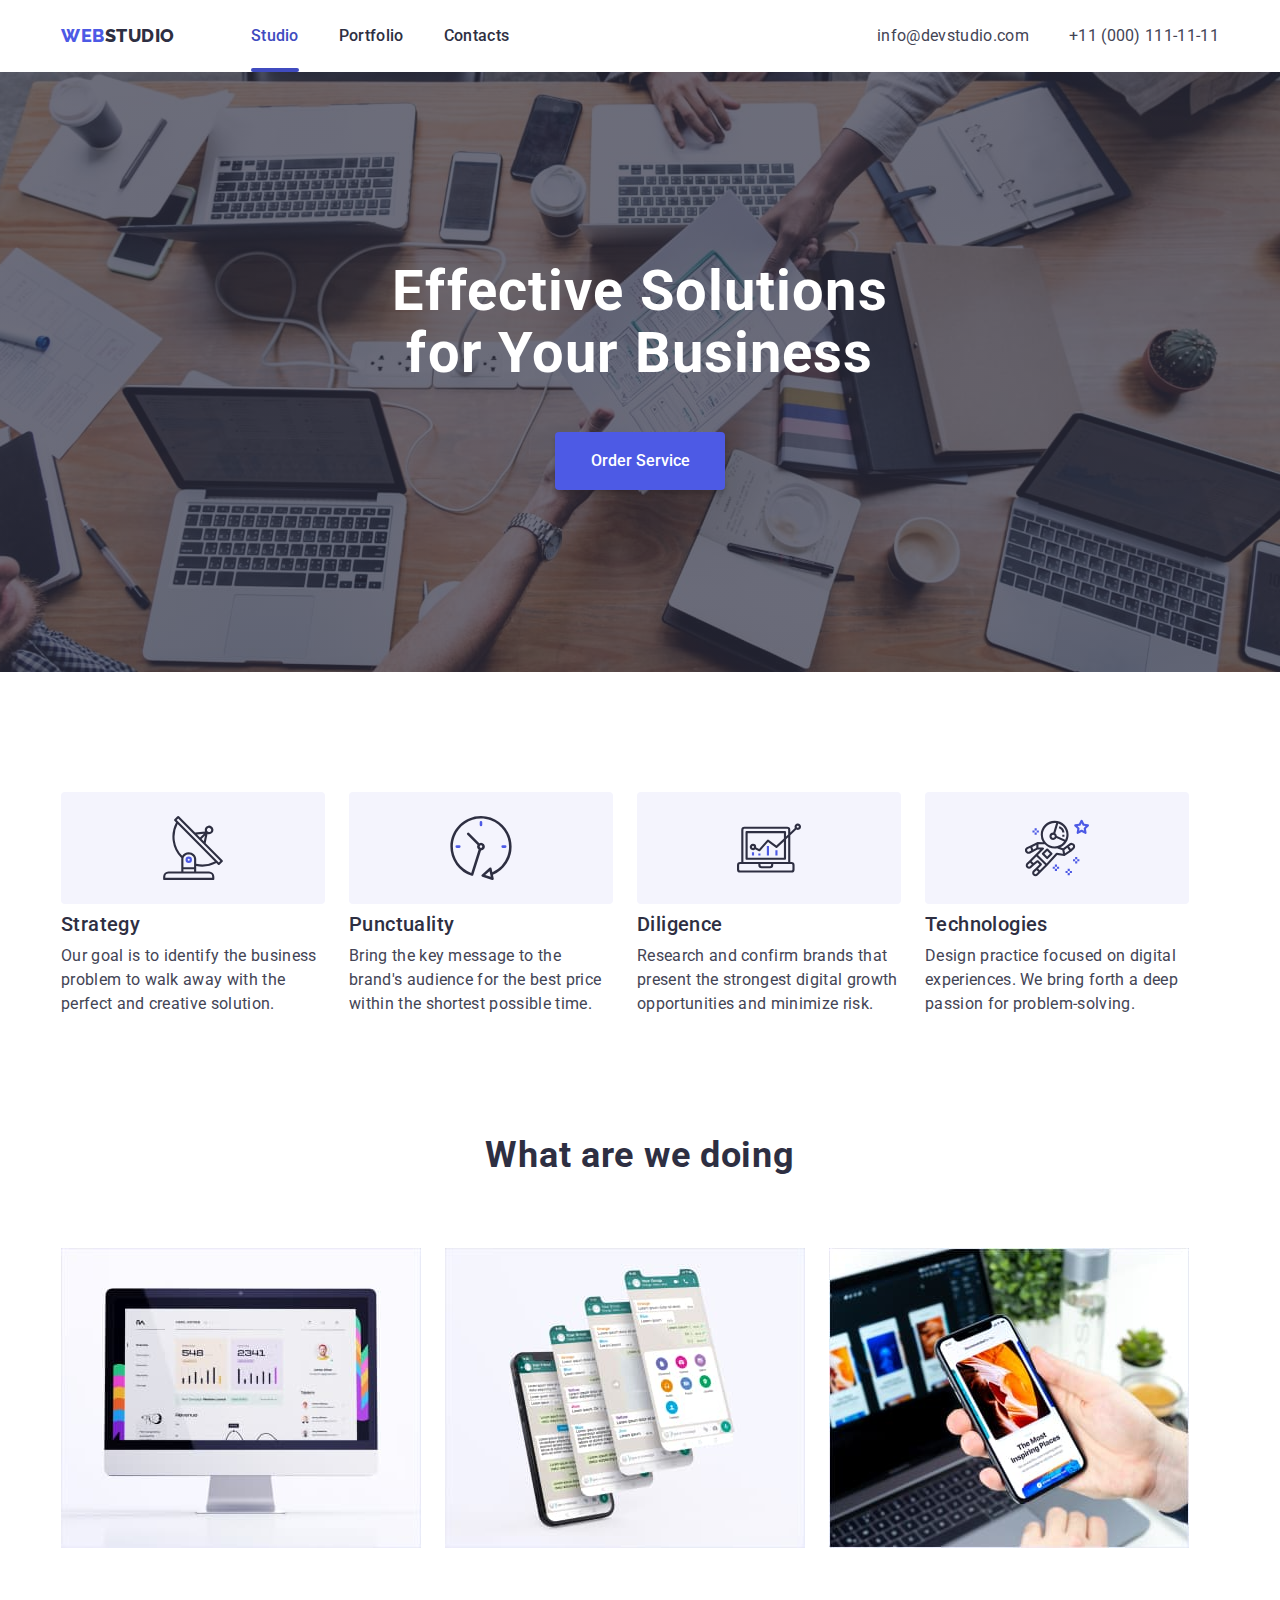
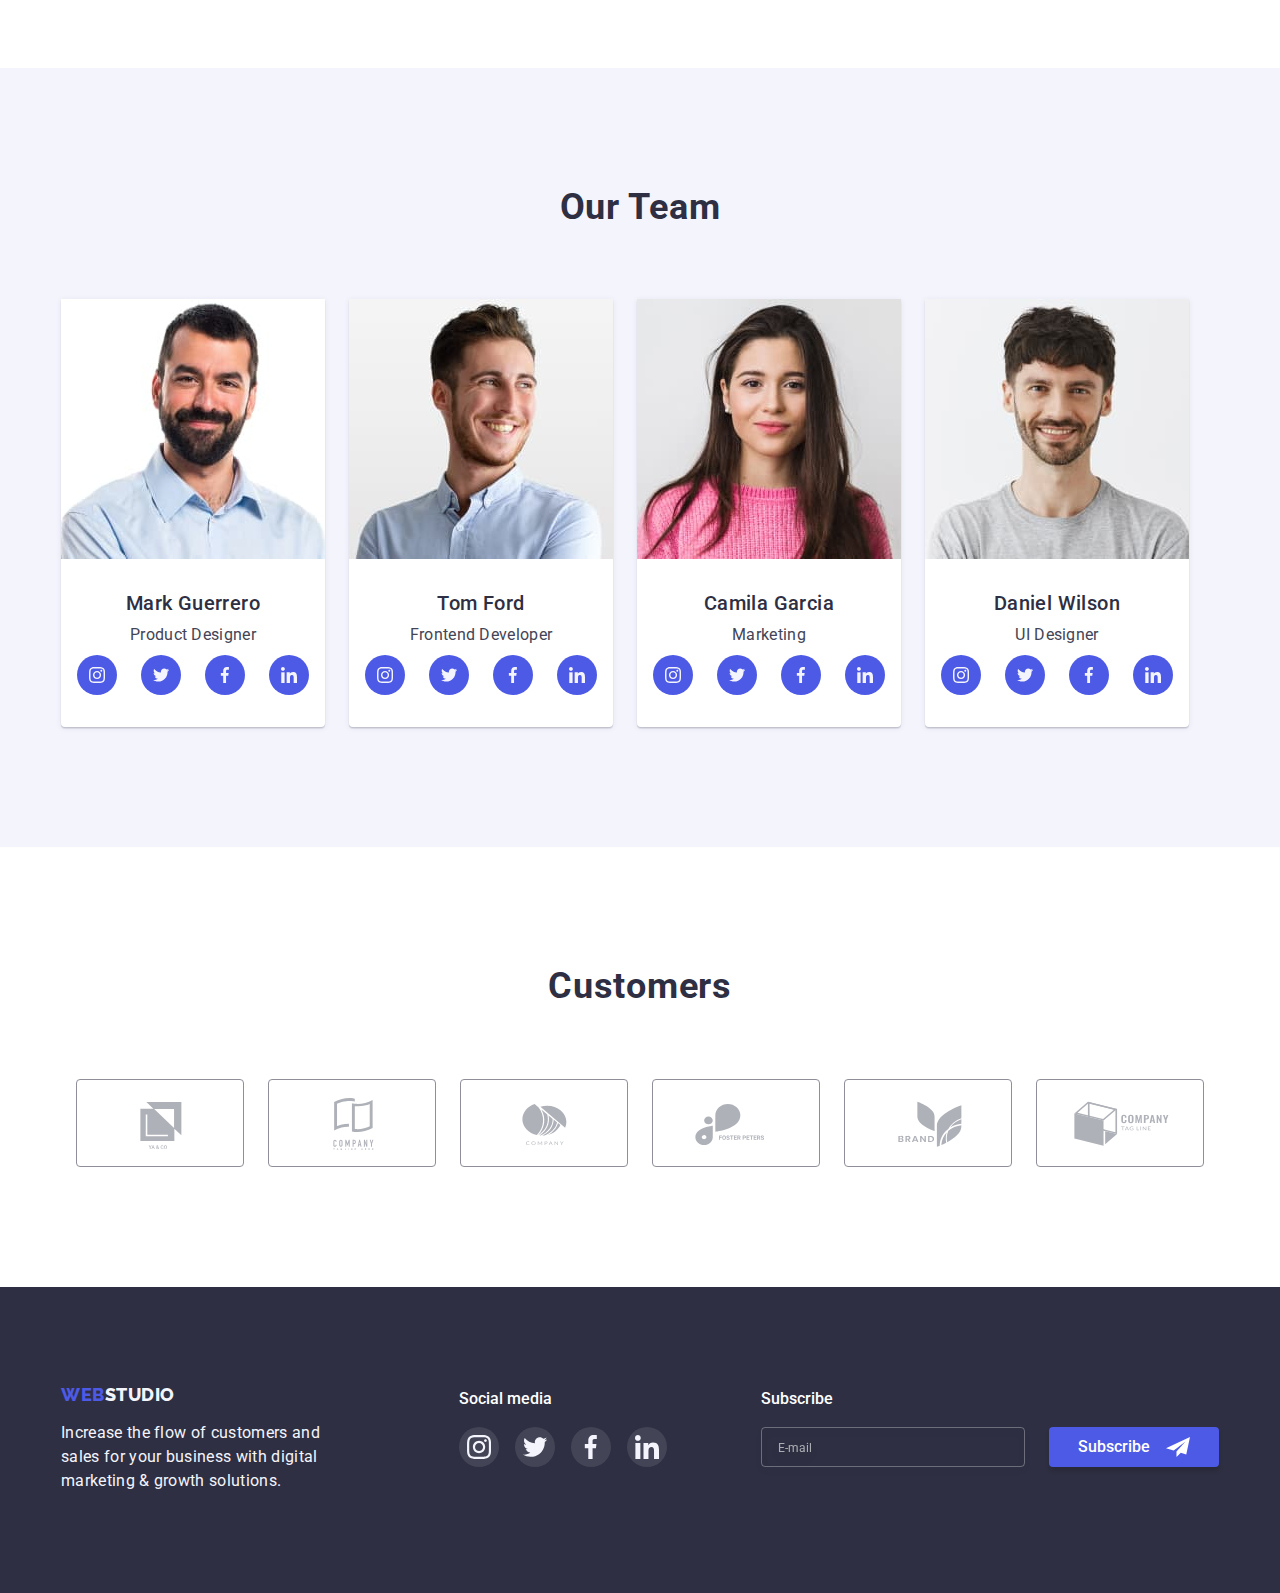
<file: index.html>
<!DOCTYPE html>
<html lang="en">
  <head>
    <meta charset="UTF-8" />
    <meta http-equiv="X-UA-Compatible" content="IE=edge" />
    <meta name="viewport" content="width=device-width, initial-scale=1.0" />
    <title>Web Studio</title>
    <link rel="preconnect" href="https://fonts.googleapis.com" />
    <link rel="preconnect" href="https://fonts.gstatic.com" crossorigin />
    <link
      href="https://fonts.googleapis.com/css2?family=Raleway:wght@800&family=Roboto:wght@400;500;700&display=swap"
      rel="stylesheet"
    />
    <link rel="stylesheet" href="https://cdnjs.cloudflare.com/ajax/libs/modern-normalize/1.1.0/modern-normalize.min.css">
    <link rel="stylesheet" href="./css/styles.css" />

    
  </head>
  <body>
   
    <header class="page-header">
      <div class="container main-nav">
        <nav class="logo-link">
        <a href="./index.html" class="logo-first"
          >WEB<span class="logo-second">STUDIO</span>
        </a>
        <ul class="site-nav">
          <li class="item "><a href="" class="link current">Studio</a></li>
          <li class="item"><a href="./portfolio.html" class="link">Portfolio</a></li>
          <li class="item"><a href="" class="link">Contacts</a></li>
        </ul>
      </nav>
      <address>
        <ul class="site-contacts">
          <li class="item">
            <a href="mailto:info@devstudio.com" class="contacts"
              >info@devstudio.com</a
            >
          </li>
          <li class="item">
            <a href="tel:+110001111111" class="contacts">+11 (000) 111-11-11</a>
          </li>
        </ul>
      </address>
      </div>
    </header>
    <main>
      <section class="hero">
        <div class="container ">
          <h1 class="hero-title">Effective Solutions for Your Business</h1>
        <button data-modal-open type="button" class="button primary" >Order Service</button>

        
        </div>
        <div class="backdrop is-hidden" data-modal>
          <div class="modal ">
            <button data-modal-close class="modal-item "><svg class="modal-icon"><use href="./images/icons.svg#close"></use></svg></button>
         
            <p class="modal-title">Leave your contacts and we will call you back</p>
          
          <form autocomplete="off" novalidate >

            <div class="form-field">
            <label class="form-label" for="name">Name</label>
              <input class="form-input" type="text" name="name" id="name">
              <svg class="form-icon">
                <use href="./images/icons.svg#visitor"></use>  
              </svg>
            </div>
            <div class="form-field">
            <label class="form-label" for="tel">Phone</label>
            <input class="form-input" type="tel" name="tel" id="tel">
            <svg class="form-icon">
              <use href="./images/icons.svg#phone"></use>  
            </svg>
          </div>

          <div class="form-field">
          <label class="form-label" for="email">Email</label>
            <input class="form-input" type="email" name="email" id="email">
            <svg class="form-icon">
              <use href="./images/icons.svg#letter"></use>  
            </svg>
          </div>

            <div class="form-text">
            <label class="form-label" for="comment">Comment</label>
            <textarea class="form-text" name="comment" id="comment" placeholder="Text input"></textarea>
          </div>

          <div class="checkbox-modal">
            <input class="checkbox-input" type="checkbox" name="policy" id="policy" >
            <span class="checkbox-icon"></span>
            <label class="checkbox-label" for="policy">I accept the terms and conditions of the <a href="#">Privacy Policy</a></label>
          </div>
          </form>
          <button type="submit" class="button primary">Send</button>
        
        
        

          </div>
        </div>
      </section>
     
      <section class="section">
      <div class="container">
        <h2 class="visually-hidden">features</h2>
        <ul class="icon-list">
          <li class="icon-item"><svg class="features-icon"><use href="./images/features-icon.svg#antenna"></use></svg></li>
          <li class="icon-item"><svg class="features-icon"><use href="./images/features-icon.svg#clock"></use></svg></li>
          <li class="icon-item"><svg class="features-icon"><use href="./images/features-icon.svg#diagram"></use></svg></li>
          <li class="icon-item"><svg class="features-icon"><use href="./images/features-icon.svg#astronaut"></use></svg></li>
        </ul>
        <ul class="features-list">
          <li class="features-item">
            
            <h3 class="features title">Strategy</h3>
            <p class="features text">
              Our goal is to identify the business problem to walk away with the
              perfect and creative solution.
            </p>
          </li>
          <li class="features-item">
            
            <h3 class="features title">Punctuality</h3>
            <p class="features text">
              Bring the key message to the brand's audience for the best price
              within the shortest possible time.
            </p>
          </li>
          <li class="features-item">

            <h3 class="features title">Diligence</h3>
            <p class="features text">
              Research and confirm brands that present the strongest digital
              growth opportunities and minimize risk.
            </p>
          </li>
          <li class="features-item">
            
            <h3 class="features title">Technologies</h3>
            <p class="features text">
              Design practice focused on digital experiences. We bring forth a
              deep passion for problem-solving.
            </p>
          </li>
        </ul>
      </div>
    </section>
      
        <section class="section bottom-padding">
          <div class="container">
        <h2 class="about title">What are we doing</h2>
        <ul class="about-list">
          <li class="item">
            <img src="./images/desktop.jpg" alt="Desktop view" width="360" />
          </li>
          <li class="item">
            <img src="./images/screens.jpg" alt="Screens view" width="360" />
          </li>
          <li class="item">
            <img src="./images/example.jpg" alt="Example" width="360" />
          </li>
        </ul>
       </div>
      </section>

        <section class="section team">
          <div class="container">
          <h2 class="team title">Our Team</h2>
          <ul class="team-list">
            <li class="team-item">
              <img src="./images/beard_man.jpg" alt="Beard Man" width="264" />
              <div class="container team-descr">
                <h3 class="team names">Mark Guerrero</h3>
              <p class="team position">Product Designer</p>

              <ul class="team-socials-list">
                <li class="team-socials-item">
                  <a href="#" class="team-socials-link">
                    <svg class="team-socials-icon">
                  <use href="./images/icons.svg#instagram"></use>  
                </svg>
              </a>
                  </li>
                <li class="team-socials-item">
                  <a href="#" class="team-socials-link">
                    <svg class="team-socials-icon">
                  <use href="./images/icons.svg#twitter"></use>  
                </svg>
              </a>
                  </li>
                <li class="team-socials-item">
                  <a href="#" class="team-socials-link">
                    <svg class="team-socials-icon">
                  <use href="./images/icons.svg#facebook"></use>  
                </svg>
              </a>
                  </li>
                <li class="team-socials-item">
                  <a href="#" class="team-socials-link">
                    <svg class="team-socials-icon">
                  <use href="./images/icons.svg#linkedin"></use>  
                </svg>
              </a>
                  </li>
              </ul>

            </div>
            </li>
            <li class="team-item">
              <img src="./images/guy.jpg" alt="Guy" width="264" />
              <div class="container team-descr">
                <h3 class="team names">Tom Ford</h3>
              <p class="team position">Frontend Developer</p>
              <ul class="team-socials-list">
                <li class="team-socials-item">
                  <a href="#" class="team-socials-link">
                    <svg class="team-socials-icon">
                  <use href="./images/icons.svg#instagram"></use>  
                </svg>
              </a>
                  </li>
                <li class="team-socials-item">
                  <a href="#" class="team-socials-link">
                    <svg class="team-socials-icon">
                  <use href="./images/icons.svg#twitter"></use>  
                </svg>
              </a>
                  </li>
                <li class="team-socials-item">
                  <a href="#" class="team-socials-link">
                    <svg class="team-socials-icon">
                  <use href="./images/icons.svg#facebook"></use>  
                </svg>
              </a>
                  </li>
                <li class="team-socials-item">
                  <a href="#" class="team-socials-link">
                    <svg class="team-socials-icon">
                  <use href="./images/icons.svg#linkedin"></use>  
                </svg>
              </a>
                  </li>
              </ul>
            </div>
            </li>
            <li class="team-item">
              <img src="./images/girl.jpg" alt="Girl" width="264" />
              <div class="container team-descr">
                <h3 class="team names">Camila Garcia</h3>
              <p class="team position">Marketing</p>
              <ul class="team-socials-list">
                <li class="team-socials-item">
                  <a href="#" class="team-socials-link">
                    <svg class="team-socials-icon">
                  <use href="./images/icons.svg#instagram"></use>  
                </svg>
              </a>
                  </li>
                <li class="team-socials-item">
                  <a href="#" class="team-socials-link">
                    <svg class="team-socials-icon">
                  <use href="./images/icons.svg#twitter"></use>  
                </svg>
              </a>
                  </li>
                <li class="team-socials-item">
                  <a href="#" class="team-socials-link">
                    <svg class="team-socials-icon">
                  <use href="./images/icons.svg#facebook"></use>  
                </svg>
              </a>
                  </li>
                <li class="team-socials-item">
                  <a href="#" class="team-socials-link">
                    <svg class="team-socials-icon">
                  <use href="./images/icons.svg#linkedin"></use>  
                </svg>
              </a>
                  </li>
              </ul>
            </div>
            </li>
            <li class="team-item">
              <img src="./images/man.jpg" alt="Man" width="264" />
              <div class="container team-descr">
                <h3 class="team names">Daniel Wilson</h3>
              <p class="team position">UI Designer</p>
              <ul class="team-socials-list">
                <li class="team-socials-item">
                  <a href="#" class="team-socials-link">
                    <svg class="team-socials-icon">
                  <use href="./images/icons.svg#instagram"></use>  
                </svg>
              </a>
                  </li>
                <li class="team-socials-item">
                  <a href="#" class="team-socials-link">
                    <svg class="team-socials-icon">
                  <use href="./images/icons.svg#twitter"></use>  
                </svg>
              </a>
                  </li>
                <li class="team-socials-item">
                  <a href="#" class="team-socials-link">
                    <svg class="team-socials-icon">
                  <use href="./images/icons.svg#facebook"></use>  
                </svg>
              </a>
                  </li>
                <li class="team-socials-item">
                  <a href="#" class="team-socials-link">
                    <svg class="team-socials-icon">
                  <use href="./images/icons.svg#linkedin"></use>  
                </svg>
              </a>
                  </li>
              </ul>
            </div>
            </li>
          </ul>
        </div>
      </section>

      <section class="section">
        <div class="container">
        <h2 class="customers title">Customers</h2>
        <ul class="logo-list">
          <li class="logo-item">
            <a href="#" class="customers-link">
            <svg class="logo-icon">
          <use href="./images/logos.svg#logo-first"></use>  
        </svg>
      </a>
    </li>
          <li class="logo-item">
            <a href="#" class="customers-link">
            <svg class="logo-icon">
          <use href="./images/logos.svg#logo-second"></use>  
        </svg>
      </a>
    </li>
          <li class="logo-item">
            <a href="#" class="customers-link">
            <svg class="logo-icon">
          <use href="./images/logos.svg#logo-third"></use>  
        </svg>
      </a>
    </li>
          <li class="logo-item">
            <a href="#" class="customers-link">
            <svg class="logo-icon">
          <use href="./images/logos.svg#logo-forth"></use>  
        </svg>
      </a>
    </li>
          <li class="logo-item">
            <a href="#" class="customers-link">
            <svg class="logo-icon">
          <use href="./images/logos.svg#logo-fifth"></use>  
        </svg>
      </a>
    </li>
          <li class="logo-item">
            <a href="#" class="customers-link">
            <svg class="logo-icon">
          <use href="./images/logos.svg#logo-sixs"></use>  
        </svg>
      </a>
    </li>
        </ul>
      </div>
      </section>
      
    </main>
   
    <footer class="section footer">
      <div class="container-footer">
        <div class="container-footer-title"> 
        <a href="./index.html" class="logo-first"
        >WEB<span class="logo-second-footer">STUDIO</span>
      </a>
      <p class="footer text">
        Increase the flow of customers and sales for your business with digital
        marketing & growth solutions.
      </p>
    </div>
    <div class="container-footer-socials">
        <p class="socials-title">Social media</p>
        <ul class="socials-list">
          <li class="socials-item">
            <a href="#" class="socials-link">
              <svg class="socials-icon">
            <use href="./images/icons.svg#instagram"></use>  
          </svg>
        </a>
            </li>
          <li class="socials-item">
            <a href="#" class="socials-link">
              <svg class="socials-icon">
            <use href="./images/icons.svg#twitter"></use>  
          </svg>
        </a>
            </li>
          <li class="socials-item">
            <a href="#" class="socials-link">
              <svg class="socials-icon">
            <use href="./images/icons.svg#facebook"></use>  
          </svg>
        </a>
            </li>
          <li class="socials-item">
            <a href="#" class="socials-link">
              <svg class="socials-icon">
            <use href="./images/icons.svg#linkedin"></use>  
          </svg>
        </a>
            </li>
        </ul>
      </div>

      <div class="container-footer-form">
        <div class="form-container">
          <p class="form-title">Subscribe</p>
          <form class="subscription-form" autocomplete="off" novalidate>
            <input class="input" type="email" name="email" id="user-email" placeholder="E-mail">
            <button type="submit" class="button primary form">Subscribe</button>
          </div>
        </form>
      </div>

    </div>
    </footer>
    
    <script src="./js/modal.js"></script>
  </body>
</html>
</file>
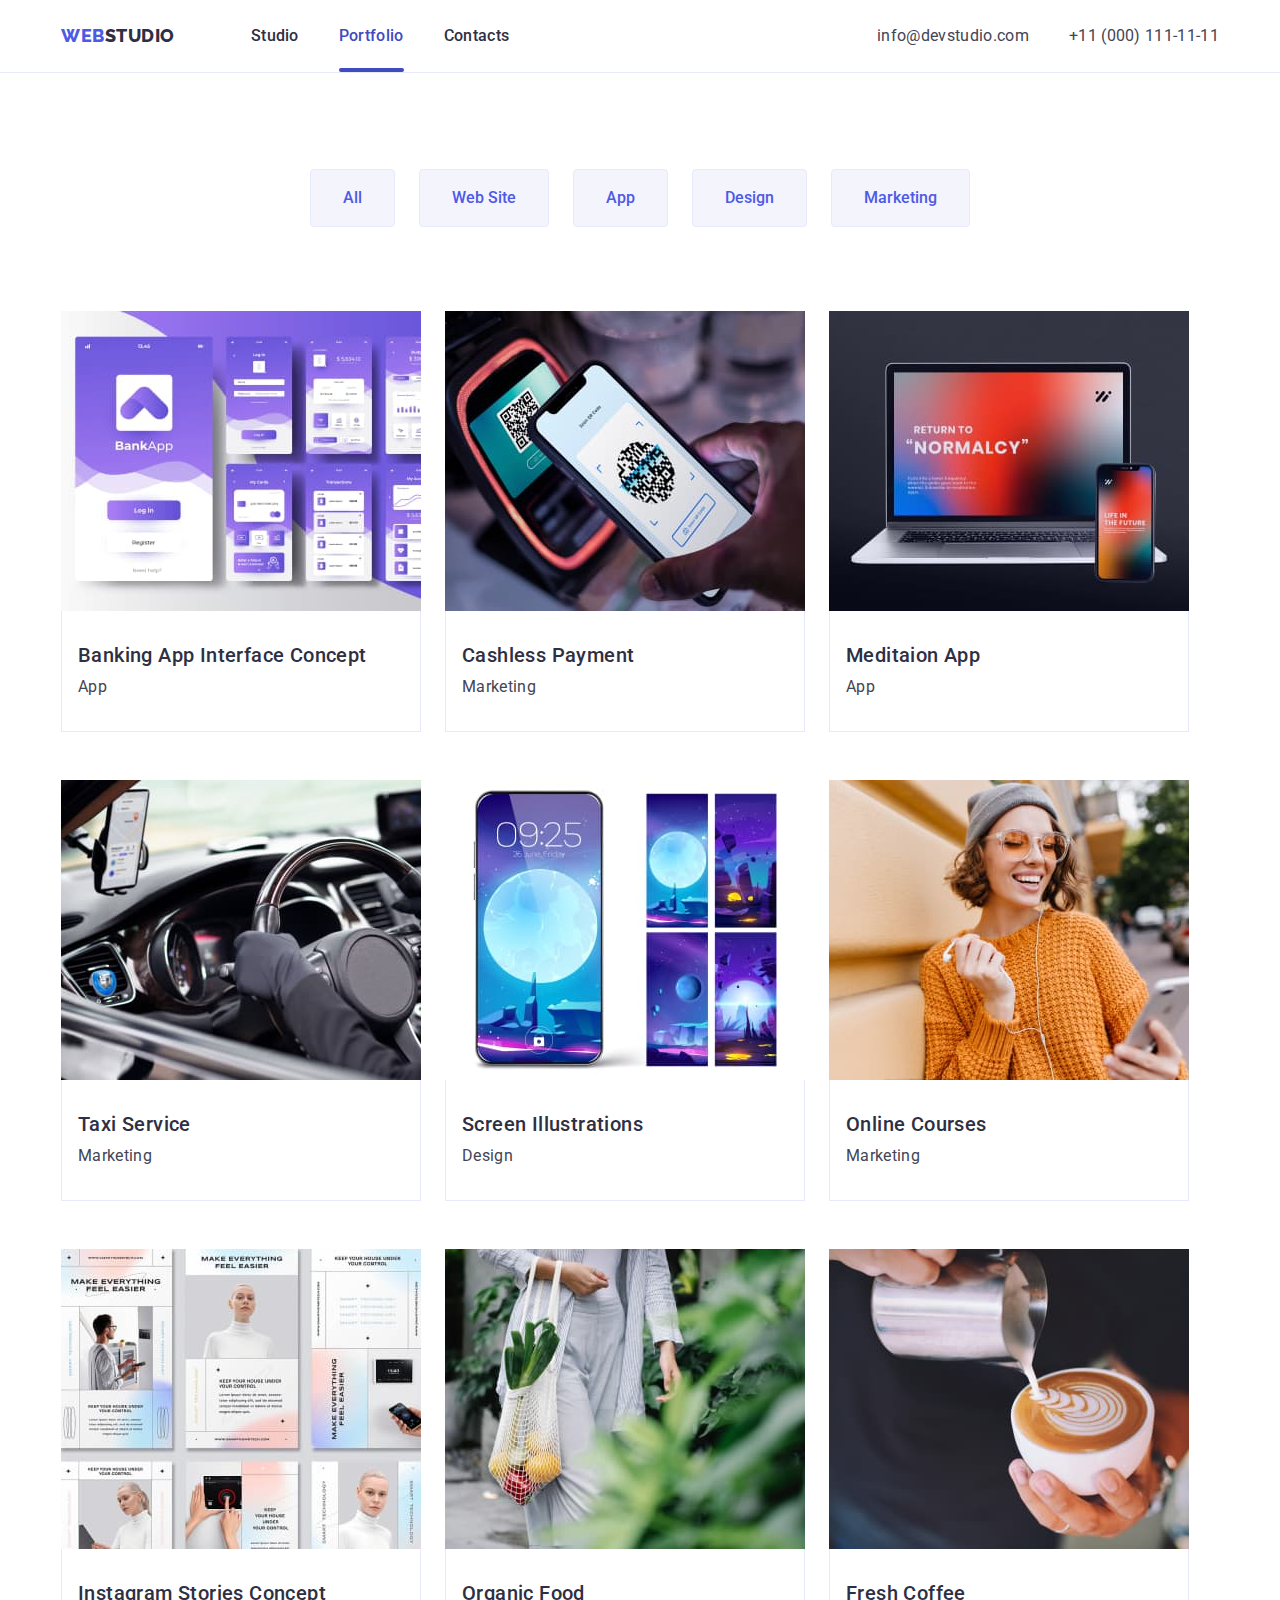
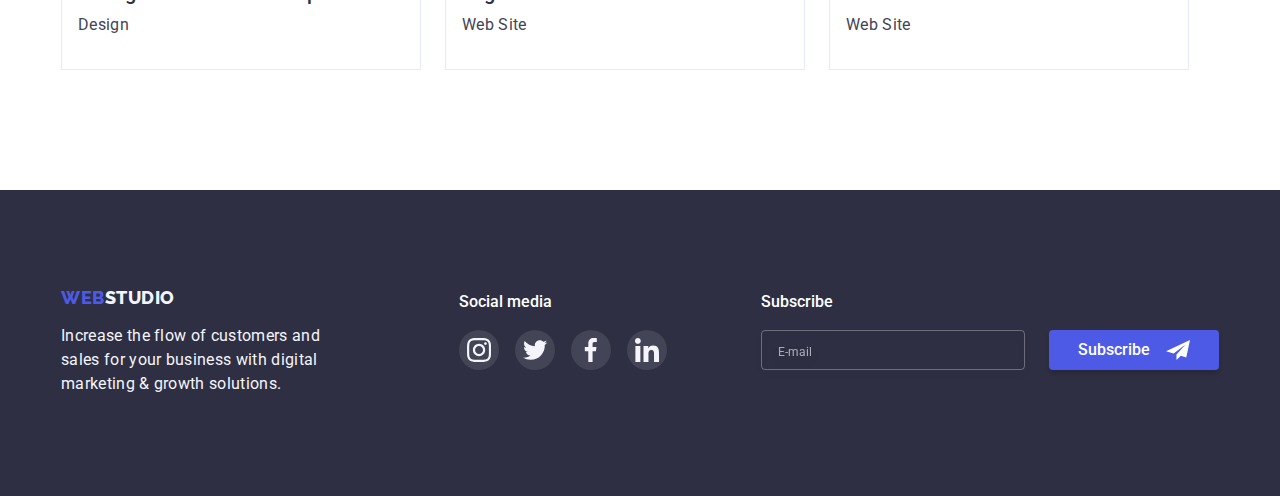
<file: portfolio.html>
<!DOCTYPE html>
<html lang="en">
  <head>
    <meta charset="UTF-8" />
    <meta http-equiv="X-UA-Compatible" content="IE=edge" />
    <meta name="viewport" content="width=device-width, initial-scale=1.0" />
    <title>Portfolio</title>
    <link rel="preconnect" href="https://fonts.googleapis.com" />
    <link rel="preconnect" href="https://fonts.gstatic.com" crossorigin />
    <link
      href="https://fonts.googleapis.com/css2?family=Raleway:wght@800&family=Roboto:wght@400;500;700&display=swap"
      rel="stylesheet"
    />
    <link rel="stylesheet" href="https://cdnjs.cloudflare.com/ajax/libs/modern-normalize/1.1.0/modern-normalize.min.css">
    <link rel="stylesheet" href="./css/styles.css" />
  </head>
  <body>
    <header class="page-header portfolio">
      <div class="container main-nav">
        <nav class="logo-link">
        <a href="./index.html" class="logo-first"
          >WEB<span class="logo-second">STUDIO</span>
        </a>
        <ul class="site-nav">
          <li class="item"><a href="./index.html" class="link">Studio</a></li>
          <li class="item"><a href="" class="link current">Portfolio</a></li>
          <li class="item"><a href="" class="link">Contacts</a></li>
        </ul>
      </nav>
      <address>
        <ul class="site-contacts">
          <li class="item">
            <a href="mailto:info@devstudio.com" class="contacts"
              >info@devstudio.com</a
            >
          </li>
          <li class="item">
            <a href="tel:+110001111111" class="contacts">+11 (000) 111-11-11</a>
          </li>
        </ul>
      </address>
      </div>
    </header>
    <main>
      <section class="portfolio-list">
        <div class="container">
            <h1 class="visually-hidden">Buttons</h1>
        <ul class="button-list">
          <li class="item"><button type="button" class="button secondary ">All</button></li>
          <li class="item">
            <button type="button" class="button secondary">Web Site</button>
          </li>
          <li class="item"><button type="button" class="button secondary">App</button></li>
          <li class="item">
            <button type="button" class="button secondary">Design</button>
          </li>
          <li class="item">
            <button type="button" class="button secondary">Marketing</button>
          </li>
        </ul>
        </div>
        <div class="container">
            <ul class="images-list">
                <li class="portfolio-item">
                  <a  href="" class="portfolio-link">
                    <div class=" link-hidden">
                      <img src="./images/banking_app.jpg" alt="Bank" width="360" />
                      <div class="overlay">
                      <p class="portfolio-item-descr">14 Stylish and User-Friendly App Design Concepts · Task Manager App · Calorie Tracker App · Exotic Fruit Ecommerce App · Cloud Storage App</p>
                    </div>
                  </div>
                    <div class="container project-descr">
                      <h2 class="project title">Banking App Interface Concept</h2>
                    <p class="project text">App</p>
                  </div>
                  </a>
                </li>
                <li class="portfolio-item">
                  <a  href="" class="portfolio-link">
                    <div class=" link-hidden">
                    <img
                      src="./images/cashless-payment.jpg"
                      alt="Payment"
                      width="360"
                    />
                    <div class="overlay">
                      <p class="portfolio-item-descr">14 Stylish and User-Friendly App Design Concepts · Task Manager App · Calorie Tracker App · Exotic Fruit Ecommerce App · Cloud Storage App</p>
                    </div>                  </div>
                    <div class="container project-descr">
                      <h2 class="project title">Cashless Payment</h2>
                    <p class="project text">Marketing</p>
                  </div>
                  </a>
                </li>
                <li class="portfolio-item">
                  <a  href="" class="portfolio-link">
                    <div class=" link-hidden">
                    <img
                      src="./images/meditation-app.jpg"
                      alt="Meditation"
                      width="360"
                    />
                    <div class="overlay">
                      <p class="portfolio-item-descr">14 Stylish and User-Friendly App Design Concepts · Task Manager App · Calorie Tracker App · Exotic Fruit Ecommerce App · Cloud Storage App</p>
                    </div>                  </div>
                    <div class="container project-descr">
                      <h2 class="project title">Meditaion App</h2>
                    <p class="project text">App</p>
                  </div>
                  </a>
                </li>
                <li class="portfolio-item">
                  <a  href="" class="portfolio-link">
                    <div class=" link-hidden">
                    <img src="./images/taxi-service.jpg" alt="Taxi" width="360" />
                    <div class="overlay">
                      <p class="portfolio-item-descr">14 Stylish and User-Friendly App Design Concepts · Task Manager App · Calorie Tracker App · Exotic Fruit Ecommerce App · Cloud Storage App</p>
                    </div>                  </div>
                    <div class="container project-descr">
                      <h2 class="project title">Taxi Service</h2>
                    <p class="project text">Marketing</p>
                  </div>
                  </a>
                </li>
                <li class="portfolio-item">
                  <a  href="" class="portfolio-link">
                    <div class=" link-hidden">
                    <img
                      src="./images/screen-illustrations.jpg"
                      alt="Screen"
                      width="360"
                    />
                    <div class="overlay">
                      <p class="portfolio-item-descr">14 Stylish and User-Friendly App Design Concepts · Task Manager App · Calorie Tracker App · Exotic Fruit Ecommerce App · Cloud Storage App</p>
                    </div>                  </div>
                    <div class="container project-descr"> 
                    <h2 class="project title">Screen Illustrations</h2>
                    <p class="project text">Design</p>
                  </div>
                  </a>
                </li>
                <li class="portfolio-item">
                  <a  href="" class="portfolio-link">
                    <div class=" link-hidden">
                    <img
                      src="./images/online-courses.jpg"
                      alt="Courses"
                      width="360"
                    />
                    <div class="overlay">
                      <p class="portfolio-item-descr">14 Stylish and User-Friendly App Design Concepts · Task Manager App · Calorie Tracker App · Exotic Fruit Ecommerce App · Cloud Storage App</p>
                    </div>                  </div>
                    <div class="container project-descr">
                      <h2 class="project title">Online Courses</h2>
                    <p class="project text">Marketing</p>
                  </div>
                  </a>
                </li>
                <li class="portfolio-item">
                  <a  href="" class="portfolio-link">
                    <div class=" link-hidden">
                    <img
                      src="./images/instagram-stories-concept.jpg"
                      alt="Instagram"
                      width="360"
                    />
                    <div class="overlay">
                      <p class="portfolio-item-descr">14 Stylish and User-Friendly App Design Concepts · Task Manager App · Calorie Tracker App · Exotic Fruit Ecommerce App · Cloud Storage App</p>
                    </div>                  </div>
                    <div class="container project-descr">
                      <h2 class="project title">Instagram Stories Concept</h2>
                    <p class="project text">Design</p>
                  </div>
                  </a>
                </li>
                <li class="portfolio-item">
                  <a  href="" class="portfolio-link">
                    <div class=" link-hidden">
                    <img src="./images/organic-food.jpg" alt="Food" width="360" />
                    <div class="overlay">
                      <p class="portfolio-item-descr">14 Stylish and User-Friendly App Design Concepts · Task Manager App · Calorie Tracker App · Exotic Fruit Ecommerce App · Cloud Storage App</p>
                    </div>                  </div>
                    <div class="container project-descr">
                      <h2 class="project title">Organic Food</h2>
                    <p class="project text">Web Site</p>
                  </div>
                  </a>
                </li>
                <li class="portfolio-item">
                  <a  href=""  class="portfolio-link">
                    <div class=" link-hidden">
                    <img src="./images/fresh-coffee.jpg" alt="Coffee" width="360" />
                    <div class="overlay">
                      <p class="portfolio-item-descr">14 Stylish and User-Friendly App Design Concepts · Task Manager App · Calorie Tracker App · Exotic Fruit Ecommerce App · Cloud Storage App</p>
                    </div>                  </div>
                    <div class="container project-descr">
                      <h2 class="project title">Fresh Coffee</h2>
                    <p class="project text">Web Site</p>
                  </div>
                  </a>
                </li>
              </ul>
        </div>
      </section>
    </main>
    <footer class="section footer">
      <div class="container-footer">
        <div class="container-footer-title"> 
        <a href="./index.html" class="logo-first"
        >WEB<span class="logo-second-footer">STUDIO</span>
      </a>
      <p class="footer text">
        Increase the flow of customers and sales for your business with digital
        marketing & growth solutions.
      </p>
    </div>
    <div class="container-footer-socials">
        <h3 class="socials-title">Social media</h3>
        <ul class="socials-list">
          <li class="socials-item">
            <a href="#" class="socials-link">
              <svg class="socials-icon">
            <use href="./images/icons.svg#instagram"></use>  
          </svg>
        </a>
            </li>
          <li class="socials-item">
            <a href="#" class="socials-link">
              <svg class="socials-icon">
            <use href="./images/icons.svg#twitter"></use>  
          </svg>
        </a>
            </li>
          <li class="socials-item">
            <a href="#" class="socials-link">
              <svg class="socials-icon">
            <use href="./images/icons.svg#facebook"></use>  
          </svg>
        </a>
            </li>
          <li class="socials-item">
            <a href="#" class="socials-link">
              <svg class="socials-icon">
            <use href="./images/icons.svg#linkedin"></use>  
          </svg>
        </a>
            </li>
        </ul>
      </div>

      <div class="container-footer-form">
        <div class="form-container">
          <p class="form-title">Subscribe</p>
          <form class="subscription-form" autocomplete="off" novalidate>
            <input class="input" type="email" name="email" id="user-email" placeholder="E-mail">
            <button type="submit" class="button primary form">Subscribe</button>
          </div>
        </form>
      </div>
      
    </div>
    </footer>
  </body>
</html>
</file>
<file: css/styles.css>
:root {
  --text-color-bold: #2e2f42;
  --text-color-light: #434455;
  --accent-color: #4d5ae5;
  --conditions-color: #404bbf;
  --background-color-dark: #2e2f42;
  --background-color-light: #f4f4fd;
  --primary-white-color: #ffffff;
  --btn-border-color: #e7e9fc
}

body {
  font-family: "Roboto", sans-serif;
  background-color: var(--primary-white-color);
  color:var(--text-color-light);
}


/* Utilites */

ul {
  list-style-type: none;
  padding: 0;
  margin: 0;
}

h1,h2,h3,h4,h5,h5, p {
    margin-top: 0;
    margin-bottom: 0;

}
a {
  text-decoration: none;
}

img{
  display: block;
  object-fit: cover;
}

textarea {
resize: none;
padding: 0;
}


.container { 
    width: 100%;
    max-width: 1188px;
    padding-left: 15px;
    padding-right: 15px;
    margin-left: auto;
    margin-right: auto;
    
}


.container.main-nav{
  
  display: flex;
  align-items: center;
  justify-content: space-between;

}

.container-footer{
  width: 100%;
    max-width: 1188px;
    padding-left: 15px;
    padding-right: 15px;
    margin-left: auto;
    margin-right: auto;
    display: flex;
    justify-content: space-between;
}

.container-footer-title{
  padding-right: 0;
  margin-right: 120px;
  width: 100%;
  max-width: 264px;
}

.container-footer-socials{
  padding-left: 0;
}


.portfolio-list{
  padding-top: 96px;
  padding-bottom: 120px;
}

.section{
    padding: 120px 0;
}

.section.no-padding{
    padding-top: 0;
    padding-bottom: 0;
}

.section.team{
    background-color: var(--background-color-light);
}

.section.footer{
    background-color: var(--background-color-dark);
    padding: 100px 0;
   
}


.page-header.portfolio{
  border-bottom: 1px solid var(--btn-border-color);
}

/* LOGO */

.logo-first {
    
  
  font-family: "Raleway", sans-serif;
  font-weight: 800;
  font-size: 18px;
  line-height: 0.75;
  letter-spacing: 0.03em;
  color: var(--accent-color);
  text-decoration: none;
}

.logo-second {
   

  font-family: "Raleway",sans-serif;
  font-weight: 800;
  font-size: 18px;
  line-height: 0.75;
  letter-spacing: 0.03em;
  color: var(--text-color-bold);
  text-decoration: none;
}

.logo-second-footer {
  
  color: var(--background-color-light);
}

/* NAVIGATION */

.logo-link{
  display: flex;
  align-items: center;
}

.site-nav{
  display: flex;
  margin-left: 76px;
}


.site-nav .item:not(:last-child){
  margin-right: 40px;
}



.site-nav .link {
  display: block;
  padding-top: 24px;
  padding-bottom: 24px;

  font-weight: 500;
  font-size: 16px;
  line-height: 1.5;
  letter-spacing: 0.02em;
  color: var(--text-color-bold);
  
  transition: color 250ms cubic-bezier(0.4, 0, 0.2, 1);

}


.site-nav .link.current {
  color: var(--conditions-color);
  position: relative;
}

.site-nav .link.current::after{
  content: '';
  display: block;
  position: absolute;
  left: 0;
  bottom: 0;
  width: 100%;
  height: 4px;
  background-color: var(--conditions-color);
  border-radius: 2px;


}




.site-nav .link:hover,
.site-nav .link:focus{
  color: var(--conditions-color);
}



/* ADDRESS */
.site-contacts{
  display: flex;
  
}

.site-contacts .item + .item{
  margin-left: 40px;
}

.site-contacts .contacts {
    font-style: normal;
  font-size: 16px;
  line-height: 1.5;
  letter-spacing: 0.02em;
  color: var(--text-color-light);

  transition: color 250ms cubic-bezier(0.4, 0, 0.2, 1);

}


.site-contacts .contacts:hover,
.site-contacts .contacts:focus {
  color: var(--conditions-color);
}



/* HERO */

.hero {
  background-color: var(--background-color-dark);
  text-align: center;
  padding: 188px 0;
  height: 600px;
  max-width: 1440px;
  margin-left: auto;
  margin-right: auto;
  background-image: linear-gradient(to right , rgba(46, 47, 66, 0.7), rgba(46, 47, 66, 0.7)),
  url(../images/background-img.jpg);
  background-size: cover;
  background-repeat: no-repeat;
  background-position: center;
}

.hero-title {
  
  margin: 0 auto 48px;
  max-width: 496px;
  
  text-align: center;
  font-size: 56px;
  line-height: 1.111;
  letter-spacing: 0.02em;
  color: var(--primary-white-color);
  
}



/* BUTTON */

.button {
  
  display: inline-block;
  padding: 16px 32px;
  
  color: var(--primary-white-color);
  background-color: var(--background-color-dark);
  text-align: center;
  border-radius: 4px;
  font-weight: 500;
  font-size: 16px;
  line-height: 1.5;
  cursor: pointer;
  font-family: inherit;
  border: 1px solid transparent;

}

.button.primary {
  background-color: var(--accent-color);
  color: var(--primary-white-color);
  border-color: transparent;
  min-width: 170px;
  box-shadow: 0px 4px 4px rgba(0, 0, 0, 0.15);
  transition: color 250ms cubic-bezier(0.4, 0, 0.2, 1), background-color 250ms cubic-bezier(0.4, 0, 0.2, 1), box-shadow 250ms cubic-bezier(0.4, 0, 0.2, 1) ;
 
}

.button.primary:hover,
.button.primary:focus {
  background-color: var(--conditions-color);
  box-shadow: 0px 4px 4px rgba(0, 0, 0, 0.15);
  
}

.button.secondary {
  background-color: var(--background-color-light);
  color: var(--accent-color);
  border: 1px solid var(--btn-border-color);
  border-radius: 4px;
  transition: color 250ms cubic-bezier(0.4, 0, 0.2, 1), background-color 250ms cubic-bezier(0.4, 0, 0.2, 1), box-shadow 250ms cubic-bezier(0.4, 0, 0.2, 1) ;

}



.button.secondary:hover,
.button.secondary:focus {
  background-color: var(--conditions-color);
  color: var(--primary-white-color);
  box-shadow: 0px 4px 4px rgba(0, 0, 0, 0.15);
}



/* features */


.section{
    padding: 120px 0;
}

.section.bottom-padding{
    padding-top: 0;
    padding-bottom: 120px;

}

.visually-hidden {
  position: absolute;
  width: 1px;
  height: 1px;
  margin: -1px;
  border: 0;
  padding: 0;
  white-space: nowrap;
  clip-path: inset(100%);
  clip: rect(0 0 0 0);
  overflow: hidden;
}

.features-list{
display: flex;

}

.features-list .features-item + .features-item{
  margin-left: 24px;
}



.icon-list{
  display: flex;
  align-items: center;
  
}

.icon-item{
  display: flex;
  width: 264px;
  height: 112px;
  background-color: var(--background-color-light);
  align-items: center;
  justify-content: center;
  margin-bottom: 8px;
  border-radius: 4px;
}

.icon-list .icon-item + .icon-item {
  margin-left: 24px;

}
.features-icon{
  width: 64px;
  height: 64px;
  
}

.features-item{
  width: 264px;
}

.features.title {
  margin-bottom: 8px;
  
  color: var(--text-color-bold);
  font-weight: 500;
  font-size: 20px;
  line-height: 1.2;
  letter-spacing: 0.02em;
  
}

.features.text {
  font-size: 16px;
  line-height: 1.5;
  letter-spacing: 0.02em;
  color: var(--text-color-light);
  
}



/* about */

.about.title {
margin-bottom: 72px;


  font-size: 36px;
  line-height: 1.1;
  color: var(--text-color-bold);
  letter-spacing: 0.02em;
  text-align: center;
}

.about-list{
  display: flex;
}

.about-list .item + .item{
  margin-left: 24px;
}




/* team */

.team.title {

  margin-bottom: 72px;
  font-size: 36px;
  line-height: 1.1;
  letter-spacing: 0.02em;
  color: var(--text-color-bold);
  text-align: center;
}

.team-list{
  display: flex;
}

.team-list .team-item + .team-item{
  margin-left: 24px;
}

.team-item  {
  background-color: var(--primary-white-color) ;
  box-shadow: 0px 1px 6px rgba(46, 47, 66, 0.08), 0px 1px 1px rgba(46, 47, 66, 0.16), 0px 2px 1px rgba(46, 47, 66, 0.08);
  border-radius: 0px 0px 4px 4px;
}

.container.team-descr{
  padding: 32px 0;
}

.team.names {

  margin-bottom: 8px;
  text-align: center;

  font-weight: 500;
  font-size: 20px;
  line-height: 1.2;
  letter-spacing: 0.02em;
  color: var(--text-color-bold);
}

.team.position {
  
  text-align: center;
margin-bottom: 8px;
  font-size: 16px;
  line-height: 1.5;
  letter-spacing: 0.02em;
  color: var(--text-color-light);
}


/* customers */

.customers.title{
  margin-bottom: 72px;
  font-size: 36px;
  line-height: 1.1;
  letter-spacing: 0.02em;
  color: var(--text-color-bold);
  text-align: center;
}


/* footer */

.footer.text {
 
  margin-top: 16px;
  max-width: 264px;

  font-size: 16px;
  line-height: 1.5;
  letter-spacing: 0.02em;
  color: var(--background-color-light);
  
}
.footer-title{
  margin-right: 120px;
}




/* PORTFOLIO */

.button-list{
  display: flex;
  justify-content:center ;

 margin-bottom: 84px;
}

.button-list .item + .item {
  margin-left: 24px;
}

.images-list{
  display: flex;
  flex-wrap: wrap;
  
}



.portfolio-item{
  width: calc((100% - 48px) / 3);
  margin-right: 24px;
  margin-bottom: 48px;
  width: 100%;
  max-width: 360px;
}

.portfolio-item:nth-last-child(-n + 3){
  margin-bottom: 0;

}

.portfolio-item:nth-child(3n){
  margin-right: 0;
}

.container.project-descr{
  margin: 0;
  width: 360px;
  padding: 32px 0 32px 16px;
  border: 1px solid var(--btn-border-color);
  border-top: none;
}
.project.title {

  
  margin-bottom: 8px;

  font-weight: 500;
  font-size: 20px;
  line-height: 1.2;
  letter-spacing: 0.02em;
  color: var(--text-color-bold);
}

.project.text {
  
  font-size: 16px;
  line-height: 1.5;
  letter-spacing: 0.02em;
  color: var(--text-color-light);
}

.portfolio-link{
  display: block;
  transition: box-shadow 250ms cubic-bezier(0.4, 0, 0.2, 1) ;

}

.portfolio-link:hover,
.portfolio-link:focus{
  box-shadow: 0px 1px 6px rgba(46, 47, 66, 0.08), 0px 1px 1px rgba(46, 47, 66, 0.16), 0px 2px 1px rgba(46, 47, 66, 0.08);

}

.link-hidden{
  position: relative;
  overflow: hidden;
  
}

.overlay {
 
  position: absolute;
  top: 0;
  left: 0;  
  width: 100%;
  height: 100%;
  background-color: var(--accent-color);

 
  transform: translateY(100%);
  transition: transform 250ms cubic-bezier(0.4, 0, 0.2, 1);
  
}



.portfolio-link:hover .overlay,
.portfolio-link:focus .overlay {

  transform: translateY(0);
}




.portfolio-item-descr {  
  position: absolute;
  top: 40px;
  left: 32px;

  display: flex;
  font-size: 16px;
  line-height: 1.5;
  color: var(--background-color-light);
}




/* ICON */
.socials-title { 

  margin-bottom: 16px;
  font-weight: 500;
  font-size: 16px;
  line-height: 1.5;
  color: var(--primary-white-color);
}

.socials-list{
  display: flex;
  gap: 16px;
  align-items: center;
  
}

.socials-item{
  width: 40px;
  height: 40px;
}

.socials-link{
  display: flex;
  align-items: center;
  justify-content: center;
  width: 100%;
  height: 100%;
  border-radius: 50%;
  fill: currentColor;
  background-color: rgba(255, 255, 255, 0.1);
  transition: background-color 250ms cubic-bezier(0.4, 0, 0.2, 1) ;
  

}

.socials-link:hover,
.socials-link:focus {
  background-color: #31D0AA;
}


.socials-icon{
  width: 24px;
  height: 24px;
}

.team-socials-list{
  display: flex;
  gap: 24px;
  align-items: center;
  justify-content: center;
}

.team-socials-item{
  width: 40px;
  height: 40px;
}

.team-socials-link{
  display: flex;
  align-items: center;
  justify-content: center;
  width: 100%;
  height: 100%;
  border-radius: 50%;
  fill: currentColor;
  background-color: var(--accent-color);

  transition: background-color 250ms cubic-bezier(0.4, 0, 0.2, 1);
  
}

.team-socials-link:hover,
.team-socials-link:focus{
  background-color: var(--conditions-color);
}

.team-socials-icon{
  width: 16px;
  height: 16px;
}

/* logos */

.logo-list{
  display: flex;
  gap: 24px;
  align-items: center;
  justify-content: center;
}

.logo-item{
  
 width: 168px;
 height: 88px;
}

.customers-link{
  display: flex;
  align-items: center;
  justify-content: center;
  width: 100%;
  height: 100%;
  max-width: 168px;
  max-height: 88px;
  border: 1px solid #8E8F99;
  border-radius: 4px;
  color: transparent;
  fill: #AFB1B8;

  transition: border-color 250ms cubic-bezier(0.4, 0, 0.2, 1), fill 250ms cubic-bezier(0.4, 0, 0.2, 1);
  
}

.customers-link:hover,
.customers-link:focus {
  border-color: var(--conditions-color);
fill: var(--conditions-color);
}

.logo-icon{
  width: 104px;
  height: 56px;
}

/* modal */

.backdrop{
  position: fixed;
  top: 0;
  left: 0;
  width: 100%;
  height: 100%;
  background-color:rgba(46, 47, 66, 0.4);
  opacity: 1;
  transition: opacity 250ms cubic-bezier(0.4, 0, 0.2, 1) ;

}

.backdrop.is-hidden{
  opacity: 0;
  pointer-events: none;
}

.backdrop.is-hidden .modal {
transform: translate(-50%,-50%) scale(0.9);

}

.modal{
  
    position: absolute;
    top: 50%;
    left: 50%;
    transform: translate(-50%,-50%) scale(1);

    min-height: 576px;
    min-width: 408px;
    padding: 72px 24px 24px 24px;

    background-color: #FCFCFC;
    box-shadow: 0px 1px 1px rgba(0, 0, 0, 0.14), 0px 1px 3px rgba(0, 0, 0, 0.12), 0px 2px 1px rgba(0, 0, 0, 0.2);
    border-radius: 4px;

   
    transition: transform 250ms cubic-bezier(0.4, 0, 0.2, 1) ;

    overflow: auto;

}



.modal-item {
  position: absolute;
  top: 24px;
  right: 24px;
  display: flex;
  align-items: center;
  justify-content: center;
  width: 24px;
  height: 24px; 
  border-radius: 50%;
  fill: currentColor;
  background-color: #E7E9FC;
  border: 1px solid rgba(0, 0, 0, 0.1);;

  transition: border-color 250ms cubic-bezier(0.4, 0, 0.2, 1), fill 250ms cubic-bezier(0.4, 0, 0.2, 1);

  cursor: pointer;
}

.modal-item:hover,
.modal-item:focus {
  background-color: var(--conditions-color);
  fill: var(--primary-white-color);
}

.modal-icon{
  width: 8px;
  height: 8px;
}

.modal-title{
  font-weight: 500;
  font-size: 16px;
line-height: 1.5;
 margin-bottom: 16px;
}

.form-modal{
  width: 360px;
  /* outline: 1px solid tomato; */
  margin-top: 72px;
  margin-left:24px;
  margin-right: 24px;
  margin-bottom: 24px;
}

.form-field {
 position: relative;
  display: flex;
  flex-direction: column;
  text-align: left;
 margin-bottom: 8px;
}

.form-text {
  display: flex;
  flex-direction: column;
  text-align: left;
margin-bottom: 16px;
}

.form-icon{
  position: absolute;
  top: 30px;
  left: 19px;
  width: 15px;
  height: 15px;
  display: inline-block;
  fill: currentColor;
}


.form-label{
  display: block;
  text-align: left;
  font-size: 12px;
  line-height: 1.16;
  color: #8E8F99;
  margin-bottom: 4px;
  
}


.form-input{
  background-color: #FCFCFC;
  border: 1px solid rgba(33, 33, 33, 0.2);
  
}

.form-input:focus {
  border: 1px solid var(--accent-color);
}

.form-input:focus + .form-icon {
  fill: var(--accent-color);
}


.form-field input {
  max-height: 40px;
  padding: 11px 11px 11px 40px;
  border: 1px solid rgba(33, 33, 33, 0.2);
  border-radius: 4px;
}


.form-text textarea {
  min-height: 120px;
  border: 1px solid rgba(33, 33, 33, 0.2);
  border-radius: 4px;
  padding: 8px 16px 8px 16px;
}

.form-text input {
  max-height: 40px;
  padding: 11px 11px 11px 40px;
  border: 1px solid rgba(33, 33, 33, 0.2);
  border-radius: 4px;
}


.form-text textarea::placeholder {
  color: rgba(117, 117, 117, 0.5);
  font-size: 12px;
  line-height: 1.16;
}

.form-text:focus {
  border: 1px solid var(--accent-color);
}

.checkbox-modal a {
  text-decoration: underline;
  color: var(--accent-color);
}

.checkbox-label {
  position: relative;
  padding-left: 24px;
  
  font-weight: 400;
  font-size: 12px;
line-height: 1.16;
color: #757575;

cursor: pointer;
}

.checkbox-modal{
  position: relative;
  display: flex;
  align-items: center;
  margin-bottom: 24px;

    
}

.checkbox-input{
  appearance: none;

}

.checkbox-icon{
  position: absolute;
  width: 16px;
  height: 16px;
 border: 1.25px solid var(--background-color-dark);
  border-radius: 2px;
  
}

.checkbox-input:checked + .checkbox-icon {
  background-image: url(../images/check.svg);
  background-color: var(--conditions-color);
  background-repeat: no-repeat;
  border: none;
  background-position: 50% 50%;
}



/* footer form */

.form-container {
margin-left: 80px;
}

.form-title{
  display: block;
  margin-bottom: 16px;
  font-weight: 500;
  font-size: 16px;
  line-height: 1.5;
  color: var(--primary-white-color);
margin-bottom: 16px;
}

.subscription-form{
  display: flex;
}

.input{
  background-color: transparent;
  margin-right: 24px;
  padding: 8px 16px 8px 16px;
  border: 1px solid rgba(255, 255, 255, 0.3);
  filter: drop-shadow(0px 4px 4px rgba(0, 0, 0, 0.15));
  border-radius: 4px;
  width: 264px;
  height: 40px;
  color: var(--primary-white-color);
}

.input:focus {
  border: 1px solid var(--accent-color);
}

.input::placeholder{
  font-size: 12px;
  line-height: 1.5;
  color: rgba(255, 255, 255, 0.6);

}




.button.primary.form {
  width: 165px;
  height: 40px;

  display: flex;
  align-items: center;
  justify-content: center;

  padding: 8px;
  
}


.button.primary.form::after{
  content: '';
  width: 24px;
  height: 20px;
  background-image: url(../images/icon-send.svg);
  margin-left: 16px;
  
}
</file>
